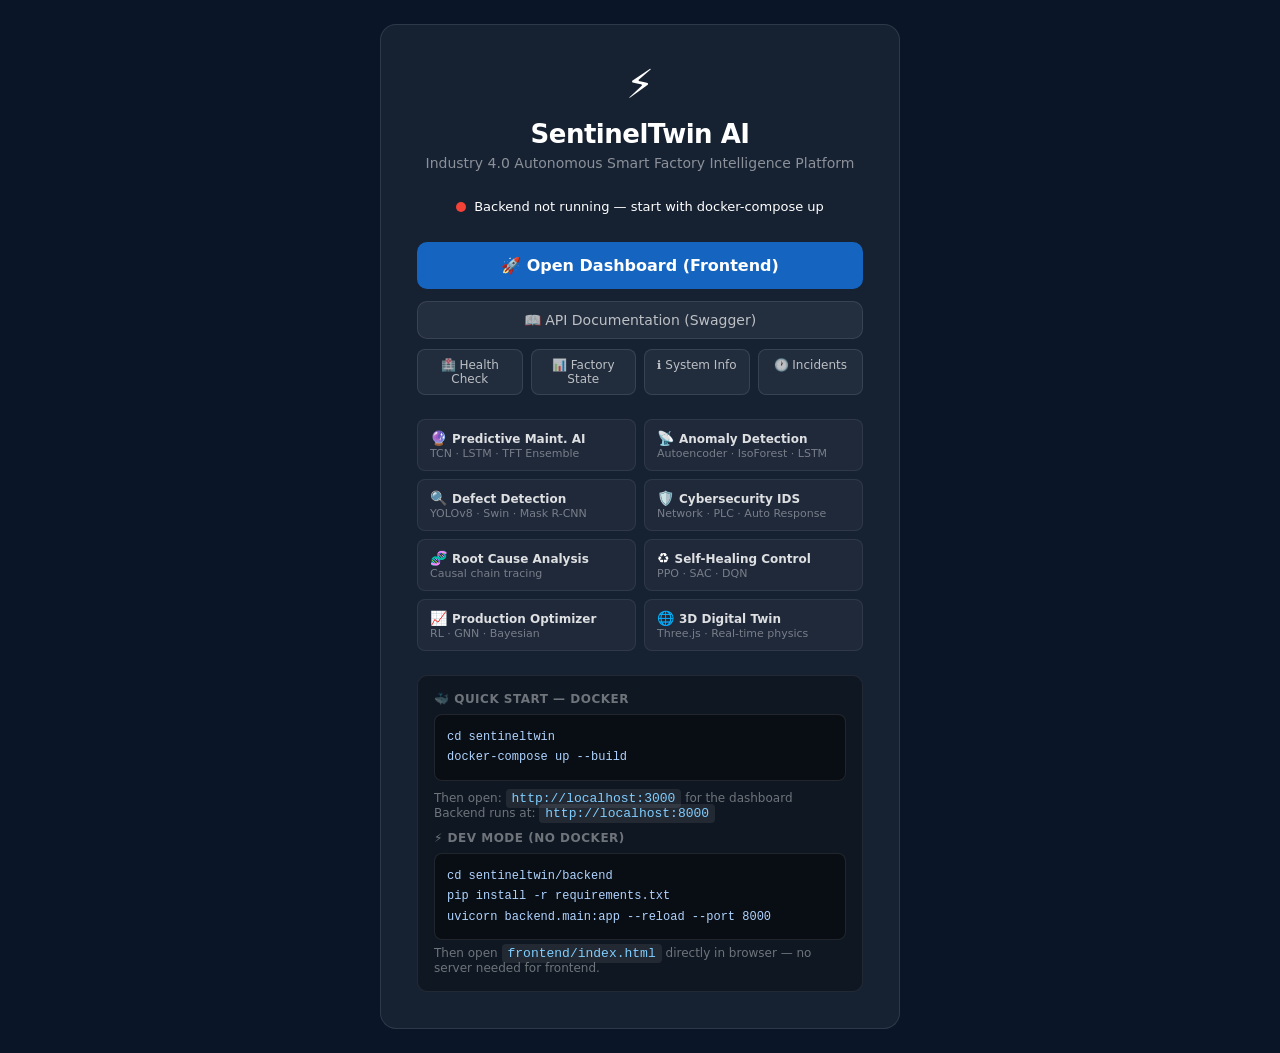
<file: index.html>
<!DOCTYPE html>
<html lang="en">
<head>
<meta charset="UTF-8"/>
<meta name="viewport" content="width=device-width, initial-scale=1.0"/>
<title>SentinelTwin AI — Instant Access</title>
<style>
*{box-sizing:border-box;margin:0;padding:0}
body{font-family:'Segoe UI',system-ui,sans-serif;background:#0A1628;color:white;min-height:100vh;display:flex;flex-direction:column;align-items:center;justify-content:center;padding:24px}
.card{background:rgba(255,255,255,0.05);border:1px solid rgba(255,255,255,0.1);border-radius:16px;padding:36px;width:100%;max-width:520px;text-align:center}
.logo{font-size:40px;margin-bottom:12px}
h1{font-size:26px;font-weight:700;margin-bottom:6px;letter-spacing:-0.5px}
.sub{color:rgba(255,255,255,0.5);font-size:14px;margin-bottom:28px}
.status-row{display:flex;align-items:center;justify-content:center;gap:8px;margin-bottom:28px;font-size:13px}
.dot{width:10px;height:10px;border-radius:50%;background:#4CAF50;animation:pulse 2s infinite}
@keyframes pulse{0%,100%{opacity:1}50%{opacity:0.4}}
.btn-open{display:block;width:100%;padding:14px;background:#1565C0;color:white;border:none;border-radius:10px;font-size:16px;font-weight:700;cursor:pointer;text-decoration:none;transition:background 0.15s;margin-bottom:12px}
.btn-open:hover{background:#1976D2}
.btn-docs{display:block;width:100%;padding:10px;background:rgba(255,255,255,0.06);color:rgba(255,255,255,0.7);border:1px solid rgba(255,255,255,0.1);border-radius:10px;font-size:14px;cursor:pointer;text-decoration:none;transition:all 0.15s}
.btn-docs:hover{background:rgba(255,255,255,0.1)}
.modules{display:grid;grid-template-columns:1fr 1fr;gap:8px;margin-top:24px;text-align:left}
.module{background:rgba(255,255,255,0.04);border:1px solid rgba(255,255,255,0.07);border-radius:8px;padding:10px 12px;font-size:12px}
.module-icon{font-size:14px;margin-right:5px}
.module-name{font-weight:600;color:rgba(255,255,255,0.85)}
.module-desc{color:rgba(255,255,255,0.4);font-size:11px;margin-top:1px}
.setup-box{background:rgba(0,0,0,0.3);border:1px solid rgba(255,255,255,0.08);border-radius:10px;padding:16px;margin-top:24px;text-align:left}
.setup-title{font-size:12px;font-weight:700;text-transform:uppercase;letter-spacing:0.5px;color:rgba(255,255,255,0.4);margin-bottom:8px}
code{background:rgba(255,255,255,0.08);padding:2px 6px;border-radius:4px;font-family:monospace;font-size:13px;color:#80CEFF}
pre{background:rgba(0,0,0,0.4);border:1px solid rgba(255,255,255,0.1);border-radius:8px;padding:12px;font-size:12px;font-family:monospace;color:#B0D4FF;overflow-x:auto;line-height:1.7;margin-top:8px}
.link-row{display:flex;gap:8px;margin-top:10px;flex-wrap:wrap}
.link-btn{flex:1;padding:8px;background:rgba(255,255,255,0.05);border:1px solid rgba(255,255,255,0.1);border-radius:8px;color:rgba(255,255,255,0.7);font-size:12px;text-align:center;text-decoration:none;cursor:pointer}
.link-btn:hover{background:rgba(255,255,255,0.1)}
</style>
</head>
<body>
<div class="card">
  <div class="logo">⚡</div>
  <h1>SentinelTwin AI</h1>
  <div class="sub">Industry 4.0 Autonomous Smart Factory Intelligence Platform</div>

  <div class="status-row">
    <div class="dot" id="status-dot" style="background:#607D8B"></div>
    <span id="status-text">Checking backend connection…</span>
  </div>

  <a class="btn-open" href="http://localhost:3000" target="_blank" id="btn-dashboard">
    🚀 Open Dashboard (Frontend)
  </a>
  <a class="btn-docs" href="http://localhost:8000/api/docs" target="_blank">
    📖 API Documentation (Swagger)
  </a>

  <div class="link-row">
    <a class="link-btn" href="http://localhost:8000/health" target="_blank">🏥 Health Check</a>
    <a class="link-btn" href="http://localhost:8000/api/factory/state" target="_blank">📊 Factory State</a>
    <a class="link-btn" href="http://localhost:8000/api/system/info" target="_blank">ℹ System Info</a>
    <a class="link-btn" href="http://localhost:8000/api/incidents" target="_blank">🕐 Incidents</a>
  </div>

  <div class="modules">
    <div class="module"><span class="module-icon">🔮</span><span class="module-name">Predictive Maint. AI</span><div class="module-desc">TCN · LSTM · TFT Ensemble</div></div>
    <div class="module"><span class="module-icon">📡</span><span class="module-name">Anomaly Detection</span><div class="module-desc">Autoencoder · IsoForest · LSTM</div></div>
    <div class="module"><span class="module-icon">🔍</span><span class="module-name">Defect Detection</span><div class="module-desc">YOLOv8 · Swin · Mask R-CNN</div></div>
    <div class="module"><span class="module-icon">🛡️</span><span class="module-name">Cybersecurity IDS</span><div class="module-desc">Network · PLC · Auto Response</div></div>
    <div class="module"><span class="module-icon">🧬</span><span class="module-name">Root Cause Analysis</span><div class="module-desc">Causal chain tracing</div></div>
    <div class="module"><span class="module-icon">♻️</span><span class="module-name">Self-Healing Control</span><div class="module-desc">PPO · SAC · DQN</div></div>
    <div class="module"><span class="module-icon">📈</span><span class="module-name">Production Optimizer</span><div class="module-desc">RL · GNN · Bayesian</div></div>
    <div class="module"><span class="module-icon">🌐</span><span class="module-name">3D Digital Twin</span><div class="module-desc">Three.js · Real-time physics</div></div>
  </div>

  <div class="setup-box">
    <div class="setup-title">🐳 Quick Start — Docker</div>
    <pre>cd sentineltwin
docker-compose up --build</pre>
    <div style="margin-top:10px;font-size:12px;color:rgba(255,255,255,0.4)">
      Then open: <code>http://localhost:3000</code> for the dashboard<br/>
      Backend runs at: <code>http://localhost:8000</code>
    </div>
    <div style="margin-top:10px" class="setup-title">⚡ Dev Mode (no Docker)</div>
    <pre>cd sentineltwin/backend
pip install -r requirements.txt
uvicorn backend.main:app --reload --port 8000</pre>
    <div style="font-size:12px;color:rgba(255,255,255,0.4);margin-top:6px">
      Then open <code>frontend/index.html</code> directly in browser — no server needed for frontend.
    </div>
  </div>
</div>

<script>
async function checkBackend() {
  const dot = document.getElementById('status-dot');
  const text = document.getElementById('status-text');
  try {
    const res = await fetch('http://localhost:8000/health', { signal: AbortSignal.timeout(3000) });
    const data = await res.json();
    if (data.status === 'healthy') {
      dot.style.background = '#4CAF50';
      text.textContent = `Backend online · ${data.websocket_connections || 0} clients connected`;
    } else {
      throw new Error('not healthy');
    }
  } catch (e) {
    dot.style.background = '#F44336';
    text.textContent = 'Backend not running — start with docker-compose up';
  }
}
checkBackend();
setInterval(checkBackend, 5000);
</script>
</body>
</html>
</file>
